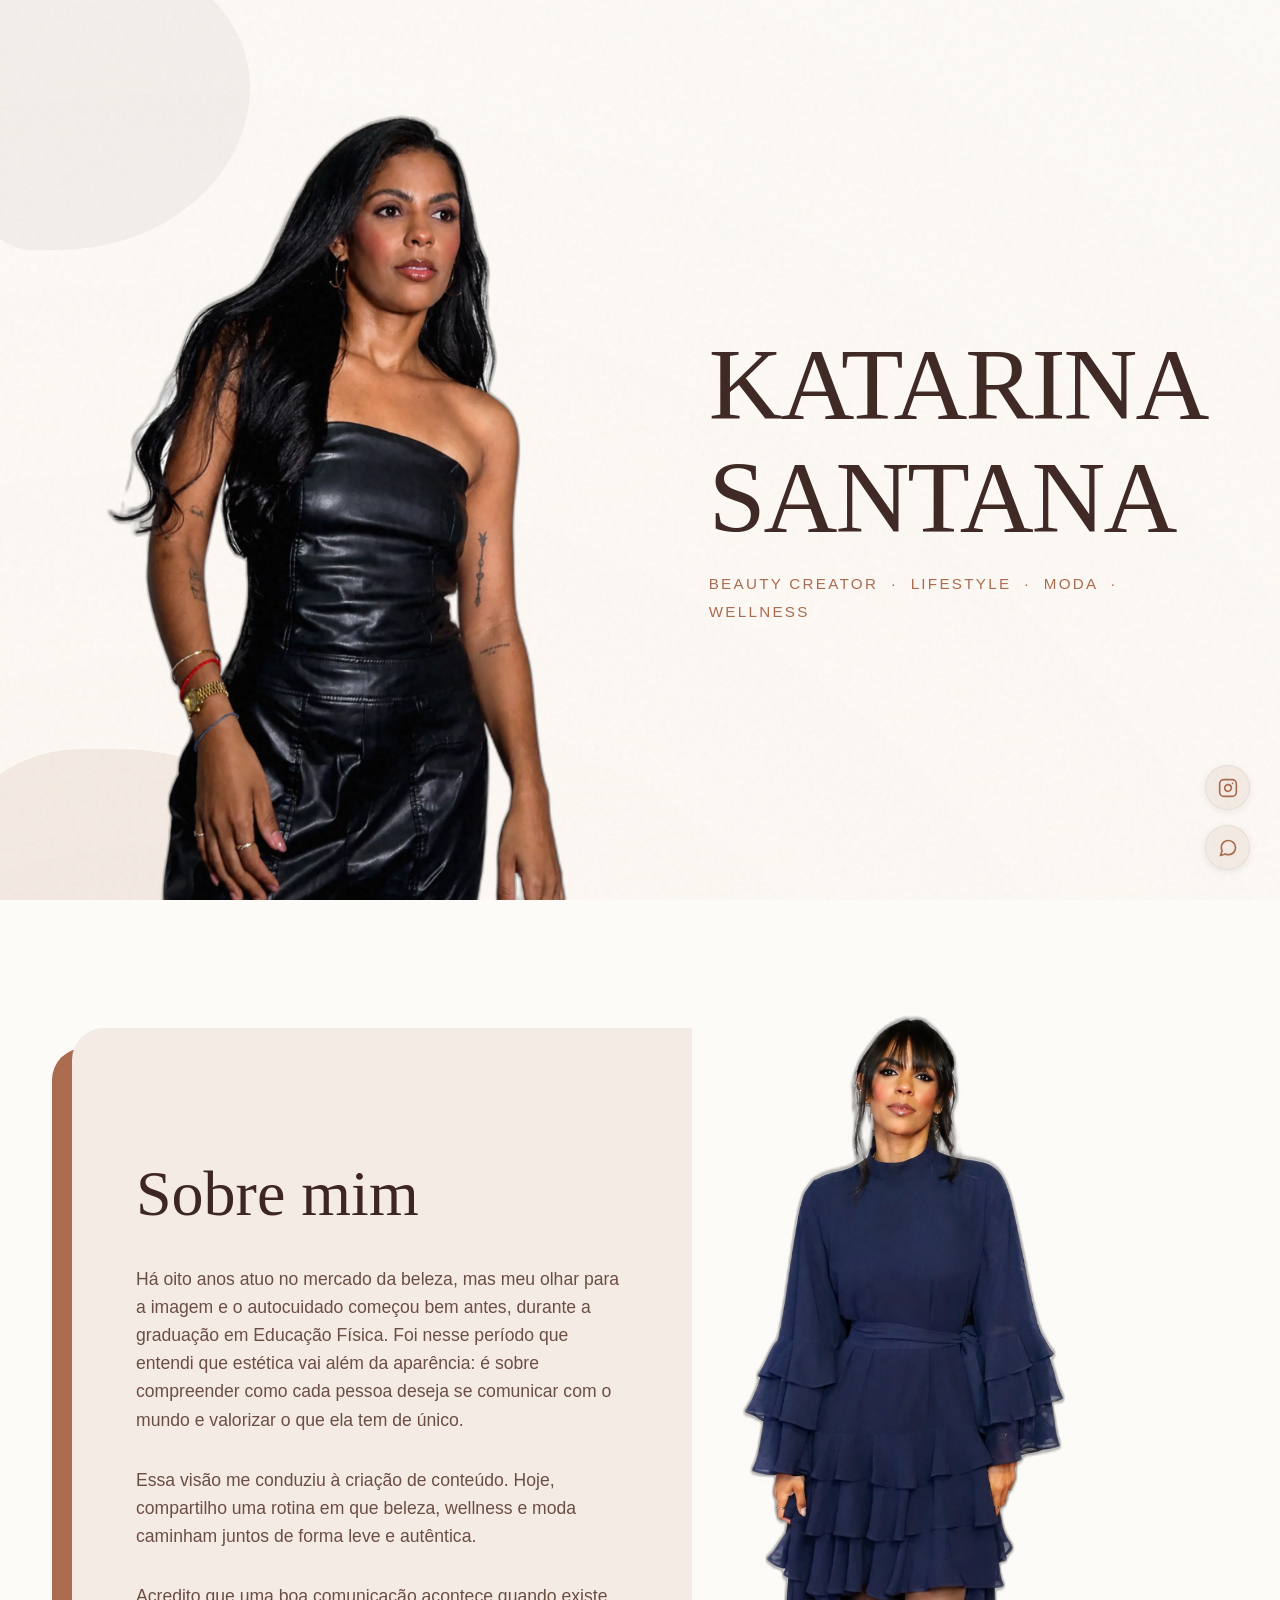
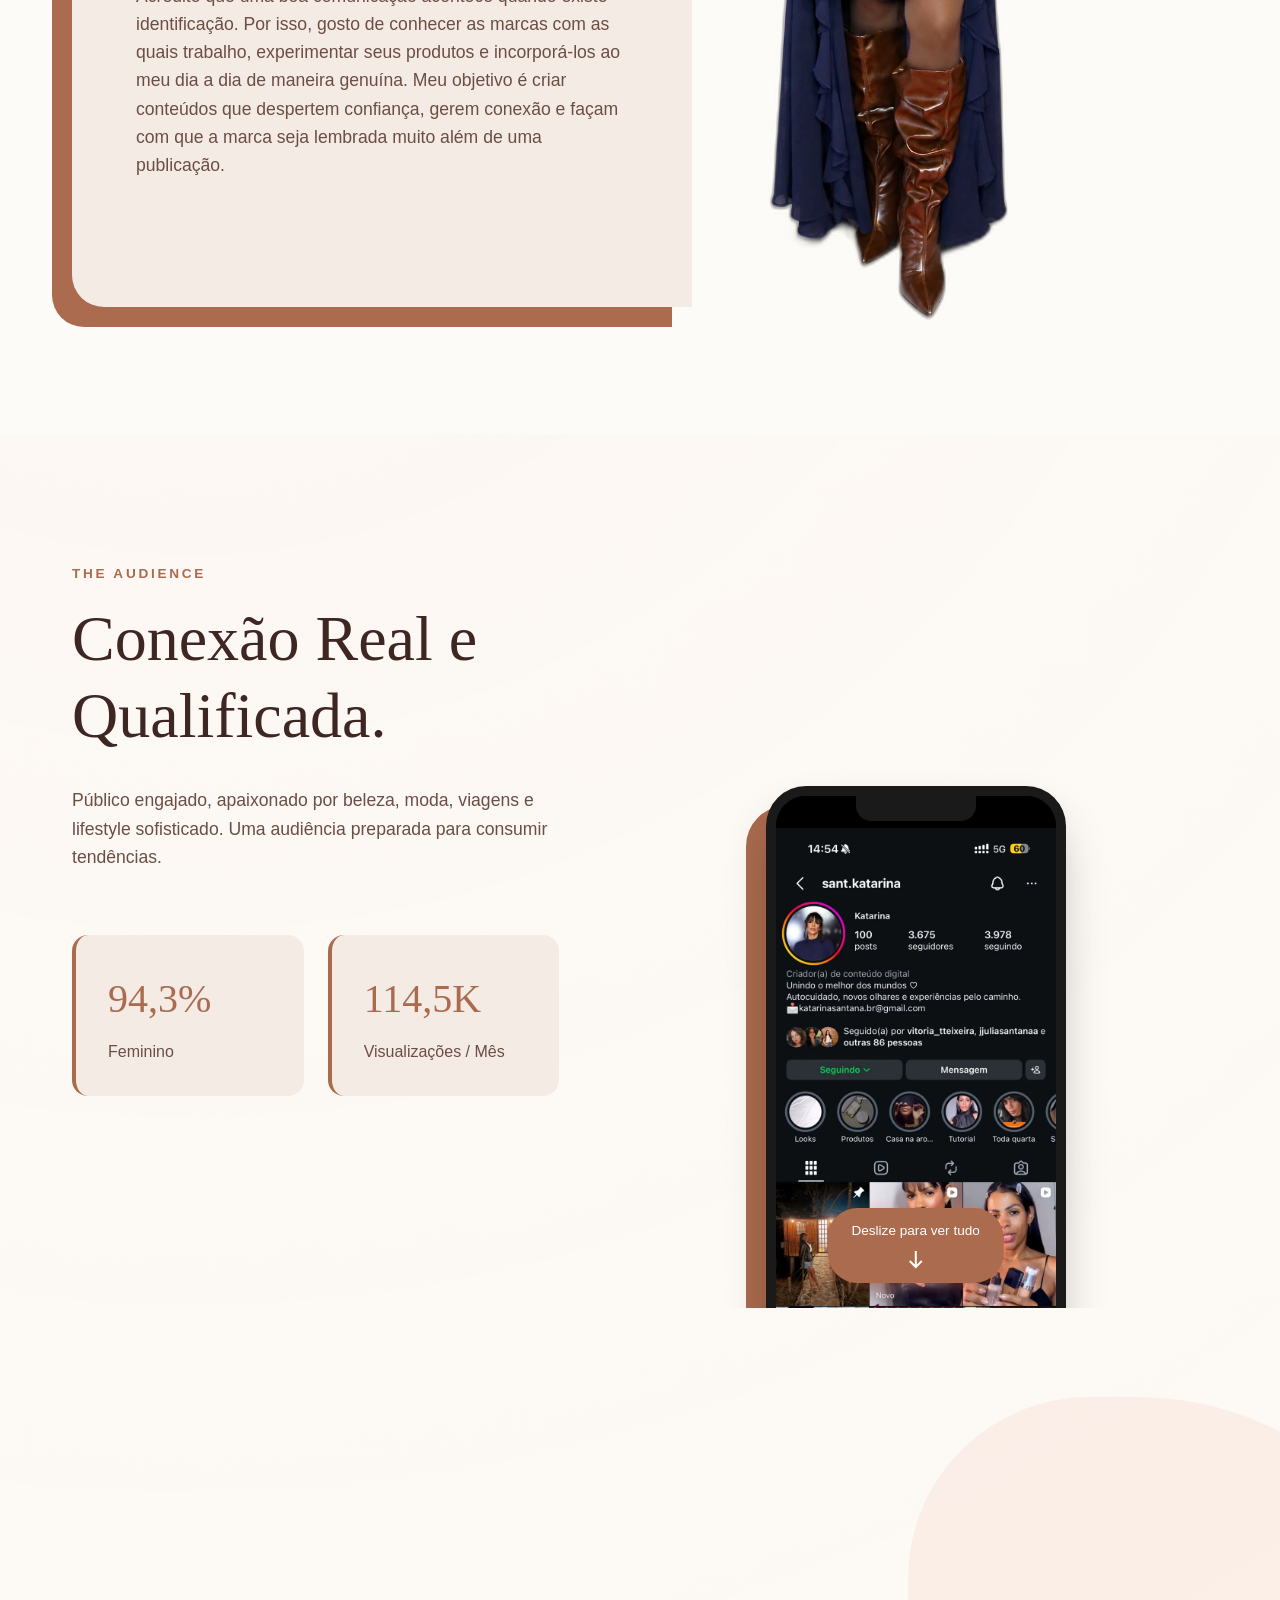
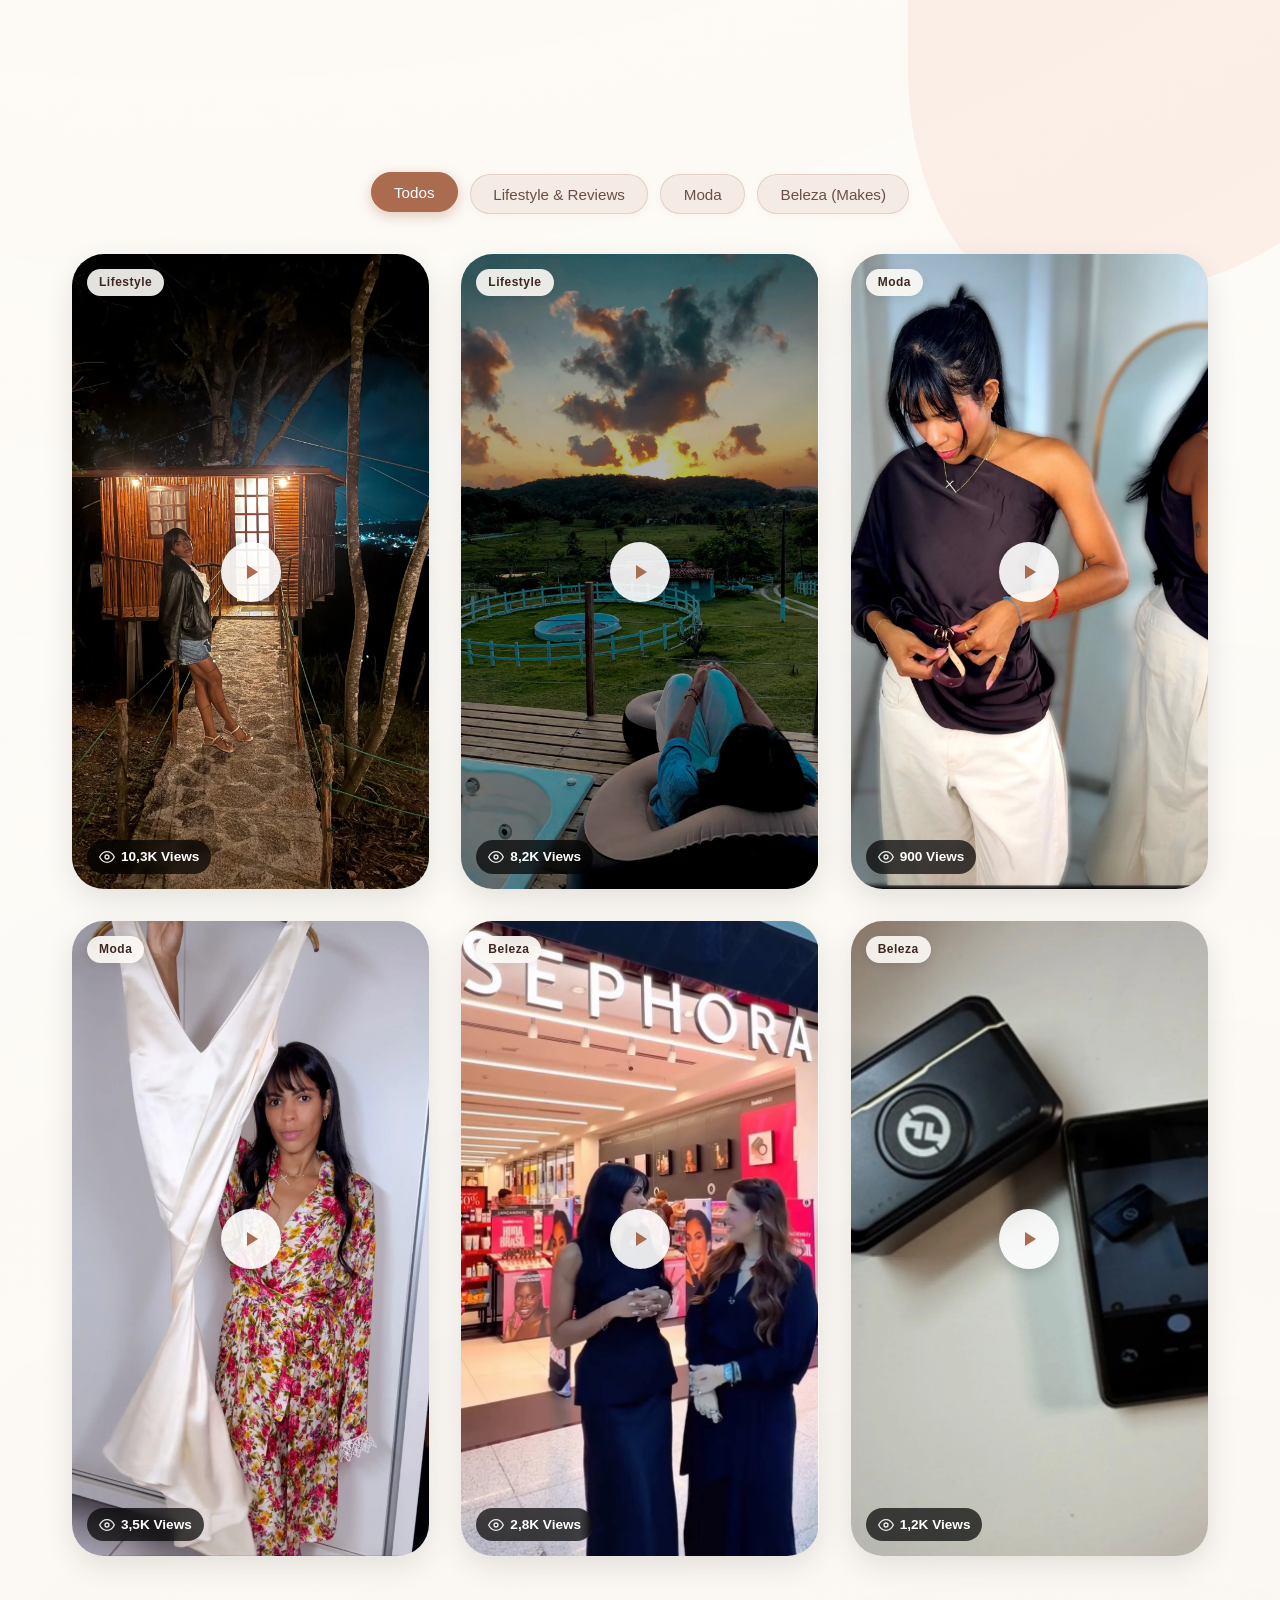
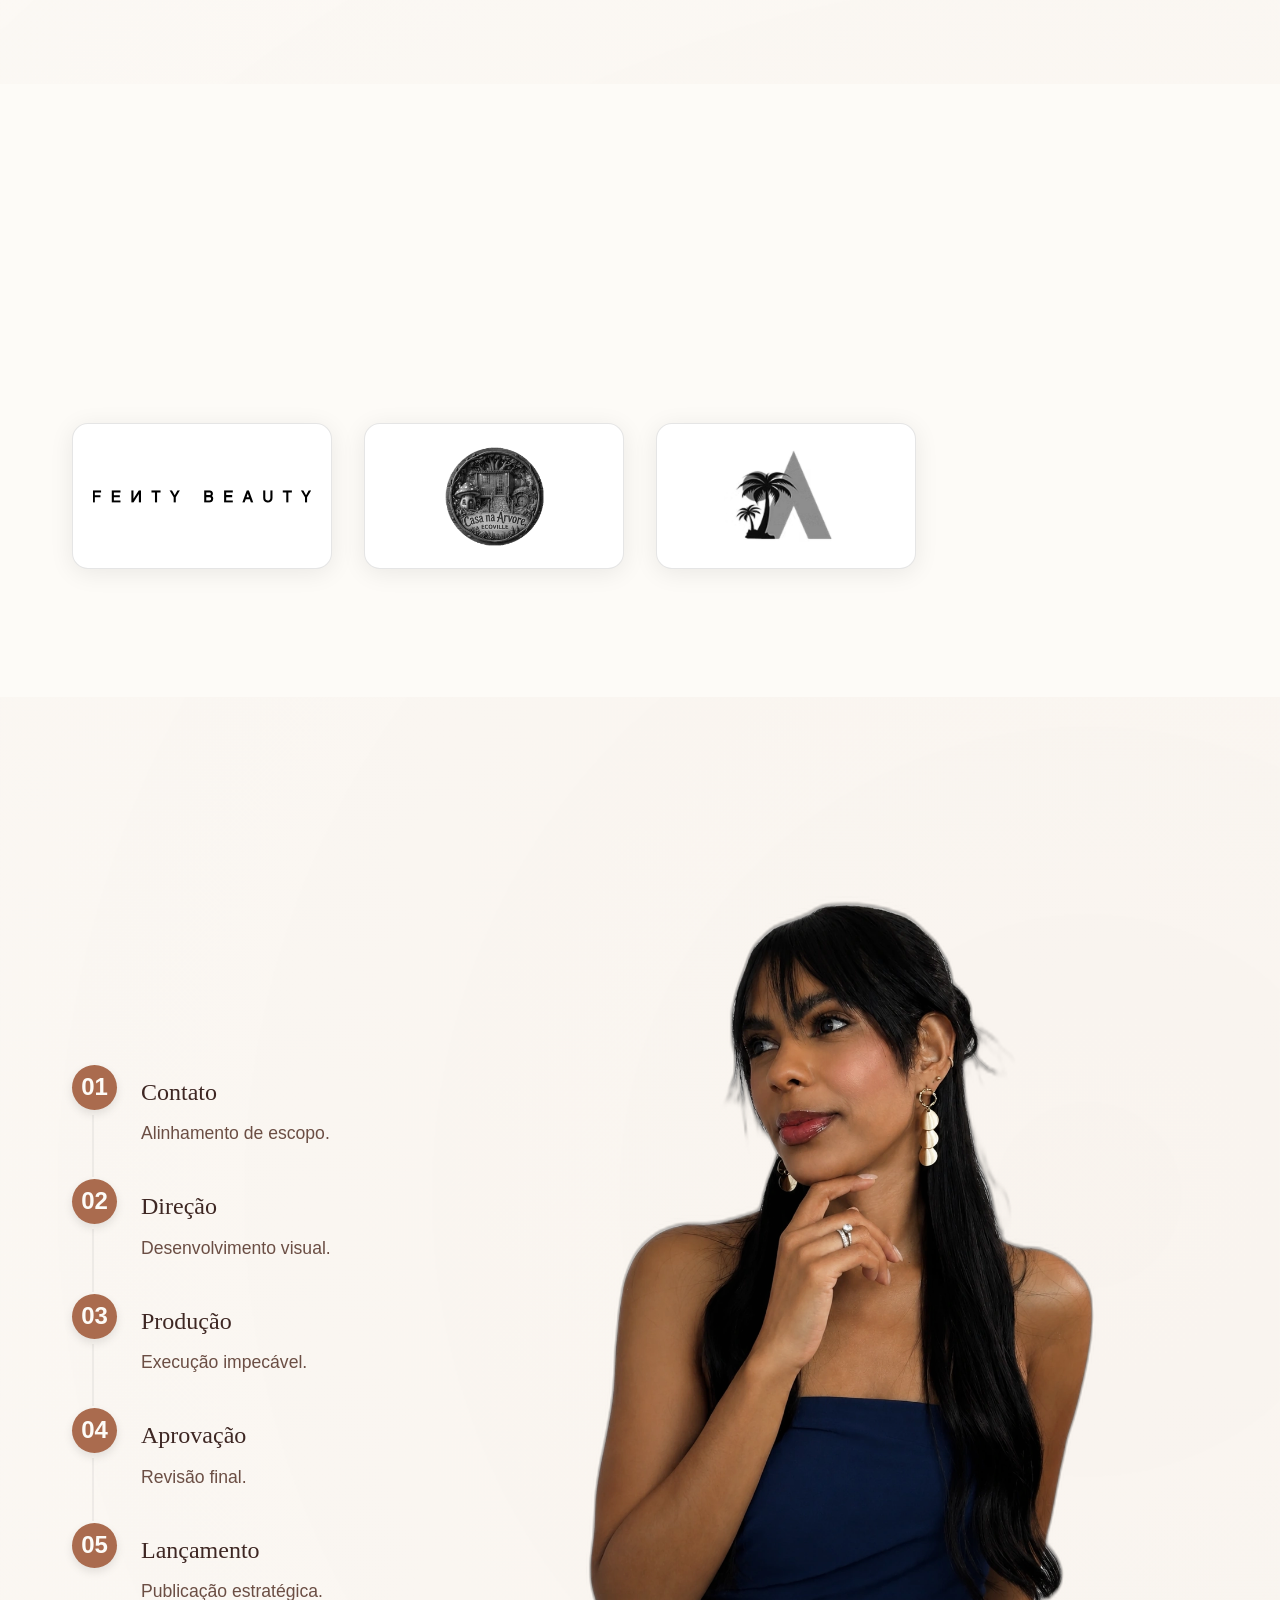
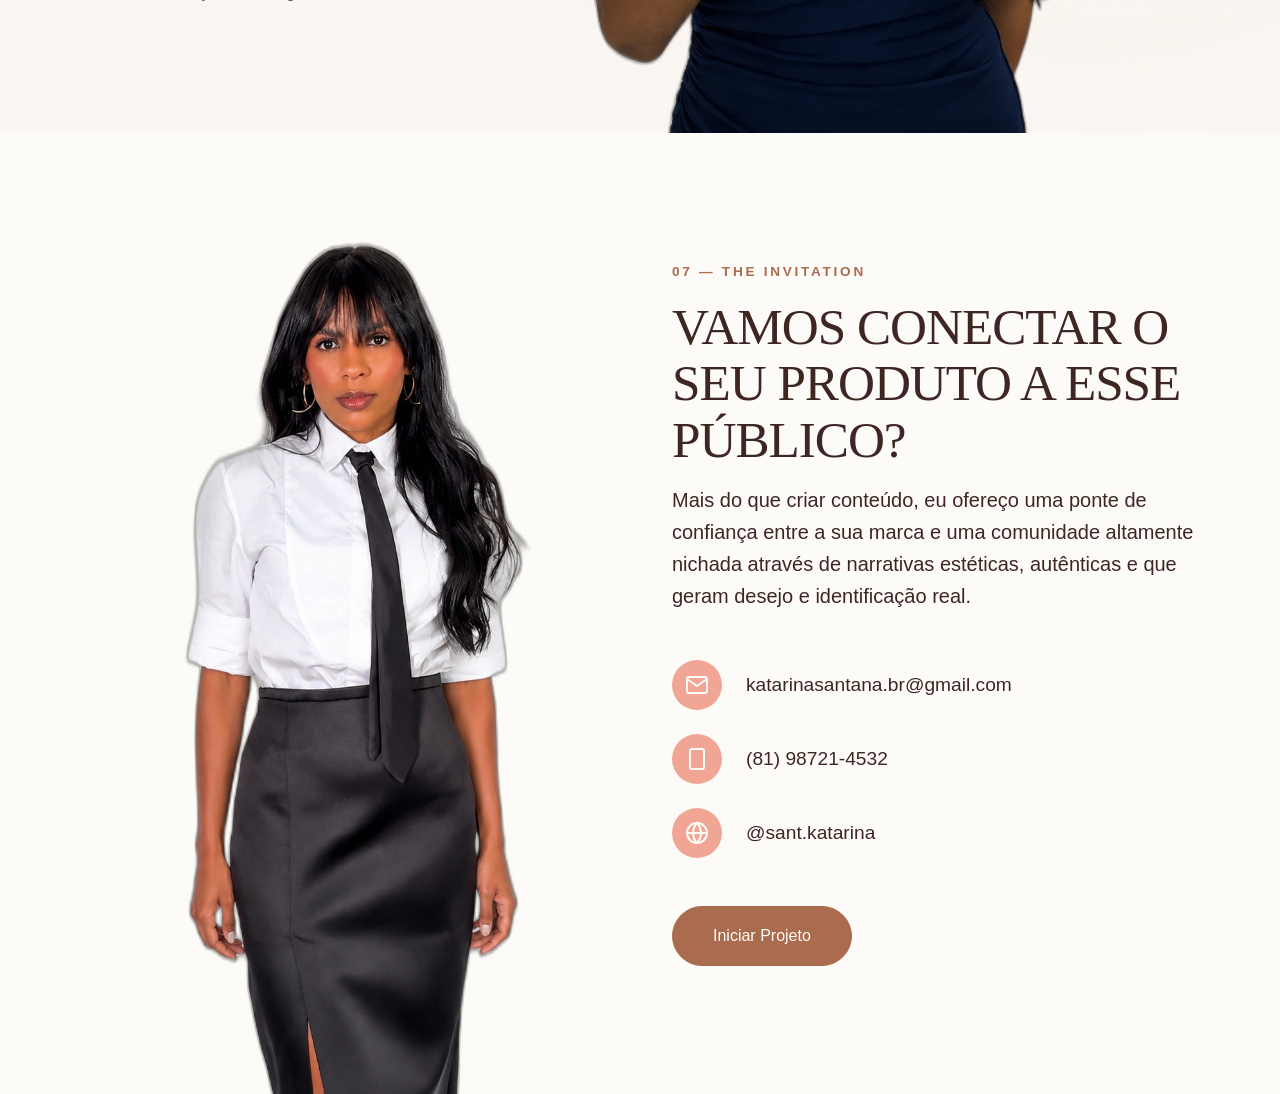
<file: index.html>
<!DOCTYPE html>
<html lang="pt-BR">
<head>
    <meta charset="UTF-8">
    <meta name="viewport" content="width=device-width, initial-scale=1.0">
    <title>Katarina Santana | Mídia Kit Editorial</title>
    
    <!-- Políticas de Segurança (Substitui o .htaccess no GitHub Pages) -->
    <meta http-equiv="Content-Security-Policy" content="default-src 'self'; font-src 'self' https://fonts.gstatic.com; style-src 'self' https://fonts.googleapis.com 'unsafe-inline'; img-src 'self' data: https://katarinasantana.com.br https://tecflowsolucoess.github.io; script-src 'self' 'unsafe-inline';">
    

    <!-- SEO Básico -->
    <meta name="description" content="Mídia Kit de Katarina Santana. Beauty Creator, Lifestyle, Moda e Wellness. Conecte sua marca a um público engajado e qualificado.">
    <meta name="keywords" content="Katarina Santana, Mídia Kit, Influenciadora, Beauty Creator, Lifestyle, Moda, Wellness, Parcerias, Publi">
    <meta name="author" content="Katarina Santana">

    <!-- Open Graph / Redes Sociais (WhatsApp, Instagram, LinkedIn) -->
    <meta property="og:type" content="website">
    <meta property="og:title" content="Katarina Santana | Mídia Kit Oficial">
    <meta property="og:description" content="Descubra o meu universo: Beauty, Lifestyle, Moda e Wellness. Vamos conectar a sua marca ao meu público?">
    <meta property="og:image" content="https://katarinasantana.com.br/assets/images/og-image.jpg?v=2">
    <meta property="og:image:width" content="800">
    <meta property="og:image:height" content="800">
    <meta property="og:url" content="https://katarinasantana.com.br/">
    <meta property="og:site_name" content="Katarina Santana">

    <!-- Favicon -->
    <link rel="icon" type="image/png" href="assets/images/1.webp">
    
    <!-- Google Fonts -->
    <link rel="preconnect" href="https://fonts.googleapis.com">
    <link rel="preconnect" href="https://fonts.gstatic.com" crossorigin>
    <link href="https://fonts.googleapis.com/css2?family=Inter:wght@300;400;500;600&family=Playfair+Display:ital,wght@0,400;0,500;0,600;1,400;1,500&display=swap" rel="stylesheet">
    
    <!-- SEO e Schema Markup -->
    <link rel="canonical" href="https://katarinasantana.com.br/">
    <script type="application/ld+json">
    {
      "@context": "https://schema.org",
      "@type": "Person",
      "name": "Katarina Santana",
      "jobTitle": "Beauty Creator e Influenciadora",
      "url": "https://katarinasantana.com.br/",
      "image": "https://katarinasantana.com.br/assets/images/og-image.jpg",
      "sameAs": [
        "https://instagram.com/sant.katarina"
      ]
    }
    </script>
    
    <!-- Preload LCP Image -->
    <link rel="preload" as="image" href="assets/images/2.webp">

    <!-- CSS -->
    <link rel="stylesheet" href="css/style.css?v=4">
    <link rel="stylesheet" href="css/animations.css?v=2">
    <link rel="stylesheet" href="css/responsive.css?v=2">
</head>
<body>

    <main class="smooth-scroll">
        <!-- Blobs Decorativos de Fundo (Aquarela) -->
        <div class="blob blob-terracota" style="top: 10%; left: -5%; width: 400px; height: 400px;"></div>
        <div class="blob blob-rose" style="top: 40%; right: -10%; width: 500px; height: 500px;"></div>

        <!-- Section 1: The Cover (Hero Editorial) -->
        <section id="hero" class="section-hero">
            <div class="container">
                <div class="hero-grid">
                    <div class="hero-image-col">
                        <img src="assets/images/2.webp" alt="Katarina Santana" class="blend-image">
                    </div>
                    <div class="hero-content">
                        <h1 class="title-display">KATARINA<br>SANTANA<span class="sr-only"> - Beauty Creator e Influenciadora</span></h1>
                        <p class="hero-roles">Beauty Creator &nbsp;·&nbsp; Lifestyle &nbsp;·&nbsp; Moda &nbsp;·&nbsp; Wellness</p>
                    </div>
                </div>
            </div>
        </section>

        <!-- Section 2: Sobre Mim -->
        <section id="sobre" class="section-sobre">
            <div class="container relative">
                <div class="sobre-wrapper">
                    <div class="sobre-card">
                        <h2 class="title-section">Sobre mim</h2>
                        <p class="text-body mb-4">Há oito anos atuo no mercado da beleza, mas meu olhar para a imagem e o autocuidado começou bem antes, durante a graduação em Educação Física. Foi nesse período que entendi que estética vai além da aparência: é sobre compreender como cada pessoa deseja se comunicar com o mundo e valorizar o que ela tem de único.</p>
                        <p class="text-body mb-4">Essa visão me conduziu à criação de conteúdo. Hoje, compartilho uma rotina em que beleza, wellness e moda caminham juntos de forma leve e autêntica.</p>
                        <p class="text-body">Acredito que uma boa comunicação acontece quando existe identificação. Por isso, gosto de conhecer as marcas com as quais trabalho, experimentar seus produtos e incorporá-los ao meu dia a dia de maneira genuína. Meu objetivo é criar conteúdos que despertem confiança, gerem conexão e façam com que a marca seja lembrada muito além de uma publicação.</p>
                    </div>
                    <div class="sobre-image-col">
                        <img src="assets/images/SOBRE MIM.webp" alt="Katarina Santana - Sobre Mim" class="blend-image" loading="lazy">
                    </div>
                </div>
            </div>
        </section>




        <!-- Section 5: The Audience -->
        <section id="audience" class="section-audience section-padding">
            <div class="container">
                <div class="audience-grid">
                    <div class="audience-text">
                        <span class="subtitle">The Audience</span>
                        <h2 class="title-section">Conexão Real e Qualificada.</h2>
                        <p class="text-body mb-8">Público engajado, apaixonado por beleza, moda, viagens e lifestyle sofisticado. Uma audiência preparada para consumir tendências.</p>
                        
                        <div class="demographics-grid">
                            <div class="demo-item">
                                <h4>94,3%</h4>
                                <p>Feminino</p>
                            </div>
                            <div class="demo-item">
                                <h4>114,5K</h4>
                                <p>Visualizações / Mês</p>
                            </div>
                            <div class="demo-item">
                                <h4>96,9%</h4>
                                <p>Público no Brasil</p>
                            </div>
                            <div class="demo-item">
                                <h4>+20,7%</h4>
                                <p>Crescimento de Seguidores</p>
                            </div>
                        </div>
                    </div>
                    
                    <div class="audience-image">
                        <div class="phone-mockup">
                            <div class="phone-scroll-area">
                                <img src="assets/images/metricas 4/01.webp" alt="Métricas do Instagram 1 - Perfil" loading="lazy">
                                <img src="assets/images/metricas 4/02.webp" alt="Métricas do Instagram 2 - Painel Profissional" loading="lazy">
                                <img src="assets/images/metricas 4/03.webp" alt="Métricas do Instagram 3 - Visão Geral" loading="lazy">
                                <img src="assets/images/metricas 4/04.webp" alt="Métricas do Instagram 4 - Visualizações e Conteúdos" loading="lazy">
                                <img src="assets/images/metricas 4/05.webp" alt="Métricas do Instagram 5 - Interações do Perfil" loading="lazy">
                                <img src="assets/images/metricas 4/06.webp" alt="Métricas do Instagram 6 - Seguidores e Gênero" loading="lazy">
                                <img src="assets/images/metricas 4/07.webp" alt="Métricas do Instagram 7 - Faixa Etária e Localização" loading="lazy">
                                <img src="assets/images/metricas 4/08.webp" alt="Métricas do Instagram 8 - Principais Cidades" loading="lazy">
                                <img src="assets/images/metricas 4/09.webp" alt="Métricas do Instagram 9 - Horários de Atividade" loading="lazy">
                            </div>
                        </div>
                        <div class="scroll-hint" id="scrollHint">
                            <span>Deslize para ver tudo</span>
                            <svg width="24" height="24" viewBox="0 0 24 24" fill="none" stroke="currentColor" stroke-width="2"><path d="M12 4v16M18 14l-6 6-6-6"/></svg>
                        </div>
                    </div>
                </div>
            </div>
        </section>

        <!-- Section 6: Video Showcase (Vitrine) -->
        <section id="showcase" class="section-showcase section-padding">
            <div class="blob blob-brown" style="top: -50px; left: -50px; width: 300px; height: 300px;"></div>
            
            <div class="container relative">
                <div class="showcase-header text-center mb-8">
                    <span class="subtitle">05 — Portfólio</span>
                    <h2 class="title-section">Criatividade em Ação</h2>
                </div>

                <!-- Filtros por Categoria -->
                <div class="video-categories-filter">
                    <button type="button" class="video-filter-btn active" data-filter="all">Todos</button>
                    <button type="button" class="video-filter-btn" data-filter="lifestyle">Lifestyle & Reviews</button>
                    <button type="button" class="video-filter-btn" data-filter="moda">Moda</button>
                    <button type="button" class="video-filter-btn" data-filter="beleza">Beleza (Makes)</button>
                </div>
                
                <div class="video-grid">
                    <!-- Lifestyle 1 -->
                    <a href="https://www.instagram.com/reel/Ddtx8dws-pl/" target="_blank" rel="noopener noreferrer" class="video-item" data-category="lifestyle" id="video_lifestyle_1">
                        <div class="video-cover">
                            <span class="video-category-tag">Lifestyle</span>
                            <video src="assets/videos/LIFESTYLE 1/video.mp4" poster="assets/videos/LIFESTYLE 1/poster.webp" loop muted playsinline preload="none" class="video-preview"></video>
                            <div class="video-metric">
                                <svg width="16" height="16" viewBox="0 0 24 24" fill="none" stroke="currentColor" stroke-width="2"><path d="M1 12s4-8 11-8 11 8 11 8-4 8-11 8-11-8-11-8z"/><circle cx="12" cy="12" r="3"/></svg>
                                <span>10,3K Views</span>
                            </div>
                            <div class="play-button">
                                <svg width="24" height="24" viewBox="0 0 24 24" fill="currentColor"><path d="M8 5v14l11-7z"/></svg>
                            </div>
                        </div>
                    </a>
                    
                    <!-- Lifestyle 2 -->
                    <a href="https://www.instagram.com/reel/DdJ1GYVMNGf/" target="_blank" rel="noopener noreferrer" class="video-item" data-category="lifestyle" id="video_lifestyle_2">
                        <div class="video-cover">
                            <span class="video-category-tag">Lifestyle</span>
                            <video src="assets/videos/LIFESTYLE 2/video.mp4" poster="assets/videos/LIFESTYLE 2/poster.webp" loop muted playsinline preload="none" class="video-preview"></video>
                            <div class="video-metric">
                                <svg width="16" height="16" viewBox="0 0 24 24" fill="none" stroke="currentColor" stroke-width="2"><path d="M1 12s4-8 11-8 11 8 11 8-4 8-11 8-11-8-11-8z"/><circle cx="12" cy="12" r="3"/></svg>
                                <span>8,2K Views</span>
                            </div>
                            <div class="play-button">
                                <svg width="24" height="24" viewBox="0 0 24 24" fill="currentColor"><path d="M8 5v14l11-7z"/></svg>
                            </div>
                        </div>
                    </a>
                    
                    <!-- Moda 1 -->
                    <a href="https://www.instagram.com/reel/DeFFiU1Mlp3/" target="_blank" rel="noopener noreferrer" class="video-item" data-category="moda" id="video_moda_1">
                        <div class="video-cover">
                            <span class="video-category-tag">Moda</span>
                            <video src="assets/videos/MODA 1/video.mp4" poster="assets/videos/MODA 1/poster.webp" loop muted playsinline preload="none" class="video-preview"></video>
                            <div class="video-metric">
                                <svg width="16" height="16" viewBox="0 0 24 24" fill="none" stroke="currentColor" stroke-width="2"><path d="M1 12s4-8 11-8 11 8 11 8-4 8-11 8-11-8-11-8z"/><circle cx="12" cy="12" r="3"/></svg>
                                <span>900 Views</span>
                            </div>
                            <div class="play-button">
                                <svg width="24" height="24" viewBox="0 0 24 24" fill="currentColor"><path d="M8 5v14l11-7z"/></svg>
                            </div>
                        </div>
                    </a>
                    
                    <!-- Moda 2 -->
                    <a href="https://www.instagram.com/reel/Dcblg5csuNy/" target="_blank" rel="noopener noreferrer" class="video-item" data-category="moda" id="video_moda_2">
                        <div class="video-cover">
                            <span class="video-category-tag">Moda</span>
                            <video src="assets/videos/MODA 2/video.mp4" poster="assets/videos/MODA 2/poster.webp" loop muted playsinline preload="none" class="video-preview"></video>
                            <div class="video-metric">
                                <svg width="16" height="16" viewBox="0 0 24 24" fill="none" stroke="currentColor" stroke-width="2"><path d="M1 12s4-8 11-8 11 8 11 8-4 8-11 8-11-8-11-8z"/><circle cx="12" cy="12" r="3"/></svg>
                                <span>3,5K Views</span>
                            </div>
                            <div class="play-button">
                                <svg width="24" height="24" viewBox="0 0 24 24" fill="currentColor"><path d="M8 5v14l11-7z"/></svg>
                            </div>
                        </div>
                    </a>

                    <!-- Beleza 1 -->
                    <a href="https://www.instagram.com/reel/Ddjn0jeMHHy/" target="_blank" rel="noopener noreferrer" class="video-item" data-category="beleza" id="video_beleza_1">
                        <div class="video-cover">
                            <span class="video-category-tag">Beleza</span>
                            <video src="assets/videos/BELEZA 1/video.mp4" poster="assets/videos/BELEZA 1/poster.webp" loop muted playsinline preload="none" class="video-preview"></video>
                            <div class="video-metric">
                                <svg width="16" height="16" viewBox="0 0 24 24" fill="none" stroke="currentColor" stroke-width="2"><path d="M1 12s4-8 11-8 11 8 11 8-4 8-11 8-11-8-11-8z"/><circle cx="12" cy="12" r="3"/></svg>
                                <span>2,8K Views</span>
                            </div>
                            <div class="play-button">
                                <svg width="24" height="24" viewBox="0 0 24 24" fill="currentColor"><path d="M8 5v14l11-7z"/></svg>
                            </div>
                        </div>
                    </a>

                    <!-- Beleza 2 -->
                    <a href="https://www.instagram.com/reel/DcrFepaM_Fv/" target="_blank" rel="noopener noreferrer" class="video-item" data-category="beleza" id="video_beleza_2">
                        <div class="video-cover">
                            <span class="video-category-tag">Beleza</span>
                            <video src="assets/videos/BELEZA 2/video.mp4" poster="assets/videos/BELEZA 2/poster.webp" loop muted playsinline preload="none" class="video-preview"></video>
                            <div class="video-metric">
                                <svg width="16" height="16" viewBox="0 0 24 24" fill="none" stroke="currentColor" stroke-width="2"><path d="M1 12s4-8 11-8 11 8 11 8-4 8-11 8-11-8-11-8z"/><circle cx="12" cy="12" r="3"/></svg>
                                <span>1,2K Views</span>
                            </div>
                            <div class="play-button">
                                <svg width="24" height="24" viewBox="0 0 24 24" fill="currentColor"><path d="M8 5v14l11-7z"/></svg>
                            </div>
                        </div>
                    </a>
                </div>
                

            </div>
        </section>

        <!-- Section 6.5: Marcas -->
        <section id="brands" class="section-brands section-padding">
            <div class="container relative">
                <div class="brands-header text-center mb-8">
                    <span class="subtitle">06 — Marcas</span>
                    <h2 class="title-section">Marcas Parceiras</h2>
                </div>
                
                <div class="brands-grid mt-8">
                    <!-- Fenty Beauty -->
                    <div class="brand-item" onclick="openFentyModal()">
                        <div class="brand-logo-container">
                            <img src="assets/images/brands/fenty.svg" alt="Fenty Beauty" class="brand-logo">
                        </div>
                        <div class="brand-hover-overlay">
                            <span>Ver Campanhas</span>
                            <svg width="20" height="20" viewBox="0 0 24 24" fill="none" stroke="currentColor" stroke-width="2"><path d="M5 12h14M12 5l7 7-7 7"/></svg>
                        </div>
                    </div>

                    <!-- Casa na Árvore Ecoville -->
                    <div class="brand-item" onclick="openCasaNaArvoreModal()">
                        <div class="brand-logo-container">
                            <img src="assets/images/brands/casanaarvore.webp" alt="Casa na Árvore Ecoville" class="brand-logo" style="max-height: 85px;">
                        </div>
                        <div class="brand-hover-overlay">
                            <span>Ver Campanhas</span>
                            <svg width="20" height="20" viewBox="0 0 24 24" fill="none" stroke="currentColor" stroke-width="2"><path d="M5 12h14M12 5l7 7-7 7"/></svg>
                        </div>
                    </div>

                    <!-- Rancho Navarro -->
                    <div class="brand-item" onclick="openRanchoNavarroModal()">
                        <div class="brand-logo-container">
                            <img src="assets/images/brands/ranchonavarro.webp" alt="Rancho Navarro" class="brand-logo" style="max-height: 80px;">
                        </div>
                        <div class="brand-hover-overlay">
                            <span>Ver Campanhas</span>
                            <svg width="20" height="20" viewBox="0 0 24 24" fill="none" stroke="currentColor" stroke-width="2"><path d="M5 12h14M12 5l7 7-7 7"/></svg>
                        </div>
                    </div>
                </div>
            </div>
        </section>

        <!-- Section 7: The Process -->
        <section id="process" class="section-process section-padding" style="background-color: var(--clr-bg-alt);">
            <div class="container">
                <div class="process-grid">
                    <div class="process-image-wrapper">
                        <img src="assets/images/04 — The Process.webp" alt="A Jornada de Criação" class="blend-image" loading="lazy">
                    </div>
                    <div class="process-content">
                        <span class="subtitle">04 — The Process</span>
                        <h2 class="title-section" style="margin-bottom: 3rem;">A Jornada de Criação</h2>
                        <div class="process-steps-vertical">
                            <div class="step-item-vert">
                                <span class="step-number">01</span>
                                <div class="step-text">
                                    <h4 class="step-title">Contato</h4>
                                    <p class="step-desc">Alinhamento de escopo.</p>
                                </div>
                            </div>
                            <div class="step-item-vert">
                                <span class="step-number">02</span>
                                <div class="step-text">
                                    <h4 class="step-title">Direção</h4>
                                    <p class="step-desc">Desenvolvimento visual.</p>
                                </div>
                            </div>
                            <div class="step-item-vert">
                                <span class="step-number">03</span>
                                <div class="step-text">
                                    <h4 class="step-title">Produção</h4>
                                    <p class="step-desc">Execução impecável.</p>
                                </div>
                            </div>
                            <div class="step-item-vert">
                                <span class="step-number">04</span>
                                <div class="step-text">
                                    <h4 class="step-title">Aprovação</h4>
                                    <p class="step-desc">Revisão final.</p>
                                </div>
                            </div>
                            <div class="step-item-vert">
                                <span class="step-number">05</span>
                                <div class="step-text">
                                    <h4 class="step-title">Lançamento</h4>
                                    <p class="step-desc">Publicação estratégica.</p>
                                </div>
                            </div>
                        </div>
                    </div>
                </div>
            </div>
        </section>

        <!-- Section 8: The Invitation (Contato) -->
        <section id="cta" class="section-cta">
            <div class="container">
                <div class="cta-grid">
                    <div class="cta-image-wrapper">
                        <img src="assets/images/07 — The Invitation.webp" alt="Vamos Conectar" class="blend-image" loading="lazy">
                    </div>
                    <div class="cta-text">
                        <span class="subtitle">07 — The Invitation</span>
                        <h2 class="title-display" style="font-size: clamp(2rem, 4vw, 3.2rem); line-height: 1.1; margin-bottom: 1rem;">VAMOS CONECTAR O SEU PRODUTO A ESSE PÚBLICO?</h2>
                        <p class="text-body" style="font-size: 1.25rem; color: var(--clr-text-main); margin-bottom: 2rem;">Mais do que criar conteúdo, eu ofereço uma ponte de confiança entre a sua marca e uma comunidade altamente nichada através de narrativas estéticas, autênticas e que geram desejo e identificação real.</p>
                        
                        <div class="contact-info">
                            <a href="mailto:katarinasantana.br@gmail.com" class="contact-item">
                                <div class="contact-icon">
                                    <svg width="24" height="24" viewBox="0 0 24 24" fill="none" stroke="currentColor" stroke-width="2"><path d="M4 4h16c1.1 0 2 .9 2 2v12c0 1.1-.9 2-2 2H4c-1.1 0-2-.9-2-2V6c0-1.1.9-2 2-2z"></path><polyline points="22,6 12,13 2,6"></polyline></svg>
                                </div>
                                <span>katarinasantana.br@gmail.com</span>
                            </a>
                            <a href="https://wa.me/5581987214532" target="_blank" rel="noopener noreferrer" class="contact-item">
                                <div class="contact-icon">
                                    <svg width="24" height="24" viewBox="0 0 24 24" fill="none" stroke="currentColor" stroke-width="2"><rect x="5" y="2" width="14" height="20" rx="2" ry="2"></rect><line x1="12" y1="18" x2="12.01" y2="18"></line></svg>
                                </div>
                                <span>(81) 98721-4532</span>
                            </a>
                            <a href="https://instagram.com/sant.katarina" target="_blank" rel="noopener noreferrer" class="contact-item">
                                <div class="contact-icon">
                                    <svg width="24" height="24" viewBox="0 0 24 24" fill="none" stroke="currentColor" stroke-width="2"><circle cx="12" cy="12" r="10"></circle><line x1="2" y1="12" x2="22" y2="12"></line><path d="M12 2a15.3 15.3 0 0 1 4 10 15.3 15.3 0 0 1-4 10 15.3 15.3 0 0 1-4-10 15.3 15.3 0 0 1 4-10z"></path></svg>
                                </div>
                                <span>@sant.katarina</span>
                            </a>
                        </div>
                        
                        <div style="margin-top: 3rem;">
                            <a href="https://wa.me/5581987214532" target="_blank" rel="noopener noreferrer" class="btn-primary">Iniciar Projeto</a>
                        </div>
                    </div>
                </div>
            </div>
    </section>
    
        <!-- Floating Action Buttons -->
        <div class="floating-buttons">
            <a href="https://instagram.com/sant.katarina" target="_blank" rel="noopener noreferrer" class="float-btn float-ig" aria-label="Instagram">
                <svg width="24" height="24" viewBox="0 0 24 24" fill="none" stroke="currentColor" stroke-width="2" stroke-linecap="round" stroke-linejoin="round"><rect x="2" y="2" width="20" height="20" rx="5" ry="5"></rect><path d="M16 11.37A4 4 0 1 1 12.63 8 4 4 0 0 1 16 11.37z"></path><line x1="17.5" y1="6.5" x2="17.51" y2="6.5"></line></svg>
            </a>
            <a href="https://wa.me/5581987214532" target="_blank" rel="noopener noreferrer" class="float-btn float-wa" aria-label="WhatsApp">
                <svg width="28" height="28" viewBox="0 0 24 24" fill="none" stroke="currentColor" stroke-width="2" stroke-linecap="round" stroke-linejoin="round"><path d="M21 11.5a8.38 8.38 0 0 1-.9 3.8 8.5 8.5 0 0 1-7.6 4.7 8.38 8.38 0 0 1-3.8-.9L3 21l1.9-5.7a8.38 8.38 0 0 1-.9-3.8 8.5 8.5 0 0 1 4.7-7.6 8.38 8.38 0 0 1 3.8-.9h.5a8.48 8.48 0 0 1 8 8v.5z"></path></svg>
            </a>
        </div>
    </main>

    <!-- Fenty Beauty Video Modal -->
    <div id="fentyModal" class="custom-modal">
        <div class="modal-backdrop" onclick="closeFentyModal()"></div>
        <div class="modal-content-wrapper">
            <button class="modal-close" onclick="closeFentyModal()" aria-label="Fechar">
                <svg width="24" height="24" viewBox="0 0 24 24" fill="none" stroke="currentColor" stroke-width="2"><line x1="18" y1="6" x2="6" y2="18"></line><line x1="6" y1="6" x2="18" y2="18"></line></svg>
            </button>
            <div class="modal-header">
                <img src="assets/images/brands/fenty.svg" alt="Fenty Beauty" style="height: 45px; margin: 0 auto 10px; display: block; filter: invert(0);">
                <p>Campanhas e Testes de Produtos</p>
            </div>
            <div class="modal-videos-grid">
                <div class="modal-video-box" style="position: relative;">
                    <video id="fentyVideo1" src="assets/videos/FENTY/FENTY1.mp4" loop muted playsinline controls preload="none"></video>
                    <a href="https://www.instagram.com/reels/DYvPIgLsuli/" target="_blank" rel="noopener noreferrer" style="position: absolute; top: 15px; right: 15px; background: rgba(0,0,0,0.7); color: white; padding: 6px 12px; border-radius: 20px; font-size: 12px; text-decoration: none; display: flex; align-items: center; gap: 6px; backdrop-filter: blur(4px); transition: all 0.3s ease;" onmouseover="this.style.background='rgba(0,0,0,0.9)'" onmouseout="this.style.background='rgba(0,0,0,0.7)'">
                        <svg width="14" height="14" viewBox="0 0 24 24" fill="none" stroke="currentColor" stroke-width="2" stroke-linecap="round" stroke-linejoin="round"><rect x="2" y="2" width="20" height="20" rx="5" ry="5"></rect><path d="M16 11.37A4 4 0 1 1 12.63 8 4 4 0 0 1 16 11.37z"></path><line x1="17.5" y1="6.5" x2="17.51" y2="6.5"></line></svg>
                        Ver no Reels
                    </a>
                </div>
                <div class="modal-video-box" style="position: relative;">
                    <video id="fentyVideo2" src="assets/videos/FENTY/FENTY2.mp4" loop muted playsinline controls preload="none"></video>
                    <a href="https://www.instagram.com/reels/DMthfwnuOGy/" target="_blank" rel="noopener noreferrer" style="position: absolute; top: 15px; right: 15px; background: rgba(0,0,0,0.7); color: white; padding: 6px 12px; border-radius: 20px; font-size: 12px; text-decoration: none; display: flex; align-items: center; gap: 6px; backdrop-filter: blur(4px); transition: all 0.3s ease;" onmouseover="this.style.background='rgba(0,0,0,0.9)'" onmouseout="this.style.background='rgba(0,0,0,0.7)'">
                        <svg width="14" height="14" viewBox="0 0 24 24" fill="none" stroke="currentColor" stroke-width="2" stroke-linecap="round" stroke-linejoin="round"><rect x="2" y="2" width="20" height="20" rx="5" ry="5"></rect><path d="M16 11.37A4 4 0 1 1 12.63 8 4 4 0 0 1 16 11.37z"></path><line x1="17.5" y1="6.5" x2="17.51" y2="6.5"></line></svg>
                        Ver no Reels
                    </a>
                </div>
            </div>
            <div class="modal-controls">
                <button id="unmuteVideosBtn" class="btn-primary" onclick="toggleMuteFentyVideos()">Ativar Som</button>
            </div>
        </div>
    </div>

    <!-- Casa na Árvore Ecoville Video Modal -->
    <div id="casaNaArvoreModal" class="custom-modal">
        <div class="modal-backdrop" onclick="closeCasaNaArvoreModal()"></div>
        <div class="modal-content-wrapper">
            <button class="modal-close" onclick="closeCasaNaArvoreModal()" aria-label="Fechar">
                <svg width="24" height="24" viewBox="0 0 24 24" fill="none" stroke="currentColor" stroke-width="2"><line x1="18" y1="6" x2="6" y2="18"></line><line x1="6" y1="6" x2="18" y2="18"></line></svg>
            </button>
            <div class="modal-header">
                <img src="assets/images/brands/casanaarvore.webp" alt="Casa na Árvore Ecoville" style="height: 60px; margin: 0 auto 10px; display: block; border-radius: 50%;">
                <h3 style="font-family: var(--font-heading); color: var(--clr-text-main); font-size: 1.5rem; margin-bottom: 4px;">Casa na Árvore Ecoville</h3>
                <p>Experiência e Parceria em Lifestyle</p>
            </div>
            <div class="modal-videos-grid" style="grid-template-columns: minmax(280px, 420px); justify-content: center;">
                <div class="modal-video-box" style="position: relative;">
                    <video id="casaNaArvoreVideo" src="assets/videos/LIFESTYLE 1/video.mp4" poster="assets/videos/LIFESTYLE 1/poster.webp" loop muted playsinline controls preload="none"></video>
                    <a href="https://www.instagram.com/reel/Ddtx8dws-pl/" target="_blank" rel="noopener noreferrer" style="position: absolute; top: 15px; right: 15px; background: rgba(0,0,0,0.7); color: white; padding: 6px 12px; border-radius: 20px; font-size: 12px; text-decoration: none; display: flex; align-items: center; gap: 6px; backdrop-filter: blur(4px); transition: all 0.3s ease;">
                        <svg width="14" height="14" viewBox="0 0 24 24" fill="none" stroke="currentColor" stroke-width="2" stroke-linecap="round" stroke-linejoin="round"><rect x="2" y="2" width="20" height="20" rx="5" ry="5"></rect><path d="M16 11.37A4 4 0 1 1 12.63 8 4 4 0 0 1 16 11.37z"></path><line x1="17.5" y1="6.5" x2="17.51" y2="6.5"></line></svg>
                        Ver no Reels
                    </a>
                </div>
            </div>
            <div class="modal-controls">
                <button id="unmuteCasaNaArvoreBtn" class="btn-primary" onclick="toggleMuteCasaNaArvoreVideo()">Ativar Som</button>
            </div>
        </div>
    </div>

    <!-- Rancho Navarro Video Modal -->
    <div id="ranchoNavarroModal" class="custom-modal">
        <div class="modal-backdrop" onclick="closeRanchoNavarroModal()"></div>
        <div class="modal-content-wrapper">
            <button class="modal-close" onclick="closeRanchoNavarroModal()" aria-label="Fechar">
                <svg width="24" height="24" viewBox="0 0 24 24" fill="none" stroke="currentColor" stroke-width="2"><line x1="18" y1="6" x2="6" y2="18"></line><line x1="6" y1="6" x2="18" y2="18"></line></svg>
            </button>
            <div class="modal-header">
                <img src="assets/images/brands/ranchonavarro.webp" alt="Rancho Navarro" style="height: 55px; margin: 0 auto 10px; display: block;">
                <h3 style="font-family: var(--font-heading); color: var(--clr-text-main); font-size: 1.5rem; margin-bottom: 4px;">Rancho Navarro</h3>
                <p>Experiência e Parceria em Lifestyle</p>
            </div>
            <div class="modal-videos-grid" style="grid-template-columns: minmax(280px, 420px); justify-content: center;">
                <div class="modal-video-box" style="position: relative;">
                    <video id="ranchoNavarroVideo" src="assets/videos/LIFESTYLE 2/video.mp4" poster="assets/videos/LIFESTYLE 2/poster.webp" loop muted playsinline controls preload="none"></video>
                    <a href="https://www.instagram.com/reel/DdJ1GYVMNGf/" target="_blank" rel="noopener noreferrer" style="position: absolute; top: 15px; right: 15px; background: rgba(0,0,0,0.7); color: white; padding: 6px 12px; border-radius: 20px; font-size: 12px; text-decoration: none; display: flex; align-items: center; gap: 6px; backdrop-filter: blur(4px); transition: all 0.3s ease;">
                        <svg width="14" height="14" viewBox="0 0 24 24" fill="none" stroke="currentColor" stroke-width="2" stroke-linecap="round" stroke-linejoin="round"><rect x="2" y="2" width="20" height="20" rx="5" ry="5"></rect><path d="M16 11.37A4 4 0 1 1 12.63 8 4 4 0 0 1 16 11.37z"></path><line x1="17.5" y1="6.5" x2="17.51" y2="6.5"></line></svg>
                        Ver no Reels
                    </a>
                </div>
            </div>
            <div class="modal-controls">
                <button id="unmuteRanchoNavarroBtn" class="btn-primary" onclick="toggleMuteRanchoNavarroVideo()">Ativar Som</button>
            </div>
        </div>
    </div>

    <!-- Scripts -->
    <script src="js/main.js?v=4"></script>
    <script src="js/animations.js?v=2"></script>
    <script src="js/gallery.js?v=2"></script>
</body>
</html>
</file>
<file: css/style.css>
/* ==========================================================================
   Base & Reset
   ========================================================================== */
:root {
    /* Cores principais baseadas no PDF (Terracota, Marrom Escuro, Bege, RosÃ©) */
    --clr-bg-main: #FDFBF7; /* Bege texturizado claro */
    --clr-bg-card: #F4EBE4; /* Bege um pouco mais escuro para cards */
    --clr-text-main: #3E2723; /* Marrom bordÃ´ escuro */
    --clr-text-muted: #6B4E44; /* Marrom mÃ©dio suave */
    --clr-terracota: #AA6B4E; /* Terracota / Marrom avermelhado quente */
    --clr-rose: #F1A594; /* RosÃ© / PÃªssego */
    --clr-rose-light: #FCECE8;
    --clr-white: #ffffff;
    
    /* Tipografia */
    --font-heading: 'Playfair Display', serif;
    --font-body: 'Inter', sans-serif;
    
    /* EspaÃ§amentos e Layout */
    --spacing-xs: 0.5rem;
    --spacing-sm: 1rem;
    --spacing-md: 2rem;
    --spacing-lg: 4rem;
    --spacing-xl: 8rem;
    
    --container-width: 1200px;
    --radius-sm: 8px;
    --radius-md: 16px;
    --radius-lg: 32px;
    --radius-blob: 40% 60% 70% 30% / 40% 50% 60% 50%;
}

* {
    margin: 0;
    padding: 0;
    box-sizing: border-box;
}

body {
    font-family: var(--font-body);
    color: var(--clr-text-main);
    background-color: var(--clr-bg-main);
    line-height: 1.6;
    overflow-x: hidden;
    position: relative;
    /* Textura de fundo suave imitando aquarela/papel */
    background-image: 
        radial-gradient(circle at 15% 20%, rgba(241, 165, 148, 0.05) 0%, transparent 40%),
        radial-gradient(circle at 85% 80%, rgba(170, 107, 78, 0.05) 0%, transparent 40%);
}

/* Textura Global Premium (Ruído/Papel) - Otimizada com aceleração de GPU */
body::after {
    content: '';
    position: fixed;
    top: 0;
    left: 0;
    width: 100vw;
    height: 100vh;
    pointer-events: none; /* Não atrapalha os cliques */
    z-index: 9999; /* Fica por cima de tudo unificando a textura */
    background-image: url("data:image/svg+xml,%3Csvg viewBox='0 0 200 200' xmlns='http://www.w3.org/2000/svg'%3E%3Cfilter id='noiseFilter'%3E%3CfeTurbulence type='fractalNoise' baseFrequency='0.8' numOctaves='3' stitchTiles='stitch'/%3E%3C/filter%3E%3Crect width='100%25' height='100%25' filter='url(%23noiseFilter)' opacity='0.05'/%3E%3C/svg%3E");
    opacity: 0.8; /* Intensidade fina */
    will-change: transform;
    transform: translateZ(0);
}

.container {
    width: 100%;
    max-width: var(--container-width);
    margin: 0 auto;
    padding: 0 var(--spacing-md);
    position: relative;
    z-index: 2;
}

.section-padding {
    padding: var(--spacing-xl) 0;
}

.relative {
    position: relative;
}

/* ==========================================================================
   Typography
   ========================================================================== */
h1, h2, h3, h4, h5, h6 {
    font-family: var(--font-heading);
    color: var(--clr-text-main);
    font-weight: 500;
}

.title-display {
    font-size: clamp(4rem, 8vw, 7rem);
    line-height: 1.1;
    margin-bottom: var(--spacing-sm);
    letter-spacing: -0.02em;
}

.title-section {
    font-size: clamp(2.5rem, 5vw, 4rem);
    line-height: 1.2;
    margin-bottom: var(--spacing-md);
    position: relative;
    display: inline-block;
}

.subtitle {
    font-family: var(--font-body);
    font-size: 0.85rem;
    text-transform: uppercase;
    letter-spacing: 0.2em;
    color: var(--clr-terracota);
    display: block;
    margin-bottom: var(--spacing-sm);
    font-weight: 600;
}

.text-body {
    font-size: 1.1rem;
    color: var(--clr-text-muted);
    font-weight: 300;
}

.text-center {
    text-align: center;
}

.mb-4 { margin-bottom: var(--spacing-md); }
.mb-8 { margin-bottom: var(--spacing-lg); }
.mt-8 { margin-top: var(--spacing-lg); }

/* ==========================================================================
   UtilitÃ¡rios e Elementos Comuns
   ========================================================================== */
.btn-primary {
    display: inline-block;
    padding: 1rem 2.5rem;
    background-color: var(--clr-terracota);
    color: var(--clr-bg-main);
    text-decoration: none;
    border-radius: 50px;
    font-family: var(--font-body);
    font-weight: 500;
    font-size: 1rem;
    transition: all 0.3s ease;
    border: 1px solid var(--clr-terracota);
    cursor: pointer;
}

.btn-primary:hover {
    background-color: transparent;
    color: var(--clr-terracota);
}

/* A mÃ¡gica de remover fundos neutros! */
.blend-image {
    display: block;
    width: 100%;
    height: auto;
    object-fit: contain;
    object-position: bottom center;
}

/* Formas orgÃ¢nicas decorativas (Blobs) */
.blob {
    position: absolute;
    z-index: 0;
    border-radius: var(--radius-blob);
}
.blob-terracota {
    background: var(--clr-terracota);
    opacity: 0.1;
}
.blob-rose {
    background: var(--clr-rose);
    opacity: 0.15;
}
.blob-brown {
    background: var(--clr-text-main);
    opacity: 0.05;
}

/* ==========================================================================
   Section 1: Hero Editorial
   ========================================================================== */
.section-hero {
    min-height: 100vh;
    display: flex;
    align-items: flex-end;
    position: relative;
    overflow: hidden;
    padding-top: 10vh;
}

.hero-grid {
    display: grid;
    grid-template-columns: 1fr 1fr;
    align-items: stretch;
    gap: var(--spacing-lg);
    width: 100%;
    position: relative;
    z-index: 2;
}

.hero-image-col {
    position: relative;
    display: flex;
    align-items: flex-end;
    justify-content: flex-start;
}

.hero-image-col img {
    max-height: 90vh;
    width: auto;
    object-fit: contain;
    object-position: bottom left;
}

.hero-content {
    display: flex;
    flex-direction: column;
    justify-content: center;
    padding-right: var(--spacing-xl);
    padding-bottom: 4vh; /* Ajustado para descer mais o texto em relaÃ§Ã£o Ã  base */
}

.hero-roles {
    font-family: var(--font-body);
    font-size: 0.95rem;
    color: var(--clr-terracota);
    text-transform: uppercase;
    letter-spacing: 0.15em;
    font-weight: 500;
    line-height: 1.8;
}

.hero-desc {
    margin-top: 1.5rem;
    font-size: 1.15rem;
    font-style: italic;
    color: var(--clr-text-muted);
}

/* ==========================================================================
   Section 2: Sobre Mim
   ========================================================================== */
.section-sobre {
    padding: var(--spacing-xl) 0;
    position: relative;
    background-color: var(--clr-bg-main);
    overflow: hidden;
}

.sobre-wrapper {
    display: grid;
    grid-template-columns: 1.2fr 1fr;
    gap: 0;
    align-items: stretch;
}

.sobre-card {
    background-color: var(--clr-bg-card);
    padding: var(--spacing-xl) var(--spacing-lg);
    border-radius: var(--radius-lg) 0 0 var(--radius-lg);
    box-shadow: -20px 20px 0 var(--clr-terracota); /* Sombra sÃ³lida inspirada no PDF */
    position: relative;
    z-index: 2;
}

.sobre-image-col {
    position: relative;
    z-index: 3;
    margin-left: -5rem; /* Sobrepor o card */
    display: block; /* Removendo flex para usar absolute child */
}

.sobre-image-col img {
    position: absolute;
    top: calc(-1 * var(--spacing-lg));   /* Começa acima da seção — entrando pelo topo */
    right: -5%;                          /* Ligeiramente fora à direita, como se caminhasse para dentro */
    left: auto;
    width: 110%;
    height: auto;
    max-height: 230%;
    object-fit: contain;
    object-position: top right;          /* Mostra da cabeça para baixo */
}

/* ==========================================================================
   Section 3: Portfolio Editorial (A Arte)
   ========================================================================== */
.section-portfolio {
    background-color: var(--clr-bg-main);
    position: relative;
}

.portfolio-gallery {
    display: grid;
    grid-template-columns: repeat(3, 1fr);
    gap: 2rem;
    margin-top: var(--spacing-lg);
}

.gallery-item {
    position: relative;
    border-radius: var(--radius-md);
    overflow: hidden;
    aspect-ratio: 4/5;
    box-shadow: 0 10px 30px rgba(62, 39, 35, 0.05);
}

.gallery-item img {
    width: 100%;
    height: 100%;
    object-fit: cover;
    transition: transform 0.6s ease;
}

.gallery-item:hover img {
    transform: scale(1.05);
}

.gallery-item.item-2 {
    margin-top: -3rem; /* Desalinhamento estÃ©tico */
}

/* ==========================================================================
   Section 4: The Impact (MÃ©tricas)
   ========================================================================== */
.section-impact {
    background-color: var(--clr-bg-card);
    position: relative;
    overflow: hidden;
}

.impact-grid {
    display: grid;
    grid-template-columns: 1fr 1fr;
    gap: var(--spacing-xl);
    align-items: stretch;
}

.impact-image {
    position: relative;
    display: flex;
    align-items: flex-end;
    transform: translateY(calc(var(--spacing-xl) + 5rem)); /* Empurra mais para compensar qualquer margem invisÃ­vel no PNG */
}

/* Estilo de Ã­cones circulares do PDF */
.metrics-list {
    display: flex;
    flex-direction: column;
    gap: 1.5rem;
    margin-top: 2rem;
}

.metric-row {
    display: flex;
    align-items: center;
    gap: 1rem;
}

.metric-icon {
    width: 60px;
    height: 60px;
    background-color: var(--clr-rose);
    border-radius: 50%;
    display: flex;
    align-items: center;
    justify-content: center;
    color: var(--clr-white);
    font-size: 1.5rem;
    flex-shrink: 0;
}

.metric-text {
    font-family: var(--font-heading);
    font-size: 1.6rem;
    color: var(--clr-text-main);
    font-weight: 600;
}

.pill-handle {
    display: inline-block;
    background-color: var(--clr-rose);
    color: var(--clr-text-main);
    font-family: var(--font-body);
    font-weight: 600;
    padding: 1rem 2rem;
    border-radius: 50px;
    font-size: 1.2rem;
    margin-top: 2rem;
    opacity: 0.9;
}

/* ==========================================================================
   Section 5: The Audience
   ========================================================================== */
.section-audience {
    position: relative;
}

.audience-grid {
    display: grid;
    grid-template-columns: 1fr 1.2fr;
    gap: var(--spacing-lg);
    align-items: stretch;
}

.demographics-grid {
    display: grid;
    grid-template-columns: 1fr 1fr;
    gap: 1.5rem;
    margin-top: 2rem;
}

.demo-item {
    background-color: var(--clr-bg-card);
    padding: 2rem;
    border-radius: var(--radius-md);
    border-left: 4px solid var(--clr-terracota);
}

.demo-item h4 {
    font-size: 2.5rem;
    color: var(--clr-terracota);
    margin-bottom: 0.5rem;
}

.demo-item p {
    color: var(--clr-text-muted);
    font-weight: 500;
}

.audience-image {
    display: flex;
    justify-content: center;
    align-items: flex-end;
    position: relative;
}

.phone-mockup {
    position: relative;
    width: 280px;
    height: 620px;
    background-color: #000;
    border-radius: 40px 40px 0 0;
    border: 10px solid #1a1a1a;
    border-bottom: 0;
    box-shadow: 0 25px 50px -12px rgba(0, 0, 0, 0.3), -20px 20px 0 var(--clr-terracota);
    overflow: hidden;
    margin: 0 auto;
}

/* O "notch" (entalhe) da cÃ¢mera do celular */
.phone-mockup::before {
    content: '';
    position: absolute;
    top: 0;
    left: 50%;
    transform: translateX(-50%);
    width: 120px;
    height: 25px;
    background-color: #1a1a1a;
    border-bottom-left-radius: 15px;
    border-bottom-right-radius: 15px;
    z-index: 10;
}

.phone-scroll-area {
    width: 100%;
    height: 100%;
    overflow-y: auto;
    overflow-x: hidden;
    scroll-behavior: smooth;
    background-color: #000;
    padding-top: 32px; /* Espaço para o notch da câmera não cobrir o topo da 1ª imagem */
    padding-bottom: 60px; /* Espaço para a base da última foto não ficar cortada */
    /* Hide scrollbar for a cleaner look */
    scrollbar-width: none;
    -ms-overflow-style: none;
}

.phone-scroll-area::-webkit-scrollbar {
    display: none;
}

.phone-scroll-area img {
    width: 100%;
    height: auto;
    display: block;
    object-fit: contain;
    margin-bottom: 10px; /* Separação limpa entre cada tela de métrica */
}

.phone-scroll-area img:last-child {
    margin-bottom: 0;
}

/* Indicador de rolagem do celular */
.scroll-hint {
    position: absolute;
    bottom: 25px;
    left: 50%;
    transform: translateX(-50%);
    display: flex;
    flex-direction: column;
    align-items: center;
    gap: 5px;
    color: #fff;
    background-color: var(--clr-terracota);
    box-shadow: 0 4px 15px rgba(192, 92, 64, 0.4);
    padding: 12px 24px;
    border-radius: 30px;
    font-size: 0.85rem;
    font-family: var(--font-body);
    font-weight: 500;
    pointer-events: none; /* Para nÃ£o bloquear o scroll */
    z-index: 999;
    transition: opacity 0.3s ease, visibility 0.3s ease;
    animation: phone-bounce 2s infinite;
}

@keyframes phone-bounce {
    0%, 20%, 50%, 80%, 100% {
        transform: translateX(-50%) translateY(0);
    }
    40% {
        transform: translateX(-50%) translateY(-10px);
    }
    60% {
        transform: translateX(-50%) translateY(-5px);
    }
}

.phone-scroll-area img {
    width: 100%;
    height: auto !important;
    object-fit: contain !important;
    display: block;
    margin-bottom: 10px;
}

/* ==========================================================================
   Section 6: Expertise (O que podemos criar)
   ========================================================================== */
.section-services {
    background-color: var(--clr-bg-main);
    position: relative;
}

.video-categories-filter {
    display: flex;
    justify-content: center;
    align-items: center;
    flex-wrap: wrap;
    gap: 0.75rem;
    margin: 2rem auto 2.5rem;
}

.video-filter-btn {
    background: var(--clr-bg-card);
    color: var(--clr-text-muted);
    border: 1px solid rgba(170, 107, 78, 0.2);
    padding: 0.65rem 1.4rem;
    border-radius: 9999px;
    font-family: var(--font-body);
    font-size: 0.95rem;
    font-weight: 500;
    cursor: pointer;
    transition: all 0.3s cubic-bezier(0.16, 1, 0.3, 1);
    box-shadow: 0 2px 8px rgba(0,0,0,0.03);
}

.video-filter-btn:hover {
    color: var(--clr-text-main);
    border-color: var(--clr-terracota);
    transform: translateY(-2px);
}

.video-filter-btn.active {
    background: var(--clr-terracota);
    color: var(--clr-white);
    border-color: var(--clr-terracota);
    box-shadow: 0 4px 14px rgba(170, 107, 78, 0.35);
    transform: translateY(-2px);
}

.video-grid {
    display: grid;
    grid-template-columns: repeat(3, 1fr);
    gap: 2rem;
    margin-top: 1.5rem;
}

@media (max-width: 992px) {
    .video-grid {
        grid-template-columns: repeat(2, 1fr);
        gap: 1.5rem;
    }
}

.video-item {
    display: block;
    text-decoration: none;
    transition: transform 0.3s ease, opacity 0.35s ease, box-shadow 0.3s ease;
    border-radius: var(--radius-lg);
    overflow: hidden;
    box-shadow: 0 10px 30px rgba(0,0,0,0.1);
}

.video-item.is-hidden {
    display: none !important;
}

.video-category-tag {
    position: absolute;
    top: 15px;
    left: 15px;
    background: rgba(253, 251, 247, 0.9);
    color: var(--clr-text-main);
    padding: 4px 12px;
    border-radius: 20px;
    font-size: 0.75rem;
    font-weight: 600;
    letter-spacing: 0.5px;
    backdrop-filter: blur(8px);
    -webkit-backdrop-filter: blur(8px);
    z-index: 10;
    box-shadow: 0 2px 10px rgba(0,0,0,0.08);
}

.video-item:hover {
    transform: translateY(-10px);
    box-shadow: 0 15px 40px rgba(0,0,0,0.15);
}

.video-cover {
    position: relative;
    width: 100%;
    aspect-ratio: 9/16; /* ProporÃ§Ã£o de Reels/TikTok */
    background-color: var(--clr-terracota);
    overflow: hidden;
}

.placeholder-cover {
    width: 100%;
    height: 100%;
    background: linear-gradient(45deg, #a46d5c, #e0b4a6);
}

.video-cover img, .video-preview {
    width: 100%;
    height: 100%;
    object-fit: cover;
    transition: transform 0.5s ease;
    pointer-events: none; /* Deixa o clique ir para o link <a> principal */
}

.video-item:hover .video-cover img,
.video-item:hover .video-preview {
    transform: scale(1.05);
}

.play-button {
    position: absolute;
    top: 50%;
    left: 50%;
    transform: translate(-50%, -50%);
    width: 60px;
    height: 60px;
    background-color: rgba(255, 255, 255, 0.9);
    border-radius: 50%;
    display: flex;
    justify-content: center;
    align-items: center;
    color: var(--clr-terracota);
    box-shadow: 0 4px 15px rgba(0,0,0,0.2);
    transition: transform 0.3s ease, background-color 0.3s ease;
}

.video-item:hover .play-button {
    transform: translate(-50%, -50%) scale(1.1);
    background-color: #fff;
}

.video-metric {
    position: absolute;
    bottom: 15px;
    left: 15px;
    background-color: rgba(0, 0, 0, 0.7);
    color: #fff;
    padding: 6px 12px;
    border-radius: 20px;
    display: flex;
    align-items: center;
    gap: 6px;
    font-size: 0.85rem;
    font-family: var(--font-body);
    font-weight: 600;
    z-index: 10;
    backdrop-filter: blur(4px);
    -webkit-backdrop-filter: blur(4px);
}

.video-metric svg {
    opacity: 0.9;
}

/* Detalhe do galho/folhas decorativo */
.leaf-decoration {
    position: absolute;
    bottom: -100px;
    right: -50px;
    width: 200px;
    opacity: 0.4;
    pointer-events: none;
}

/* ==========================================================================
   Section 7: The Process
   ========================================================================== */
.section-process {
    background-color: var(--clr-bg-main);
    position: relative;
    overflow: hidden;
}

.process-grid {
    display: grid;
    grid-template-columns: 1fr 1fr;
    gap: 4rem;
    align-items: center;
}

.process-image-wrapper {
    position: relative;
    width: 100%;
    height: 100%;
    min-height: 500px;
}

.process-image-wrapper img {
    width: 100%;
    height: 100%;
    object-fit: contain;
    object-position: bottom center;
}

.process-steps-vertical {
    display: flex;
    flex-direction: column;
    gap: 2rem;
}

.step-item-vert {
    display: flex;
    align-items: flex-start;
    gap: 1.5rem;
    position: relative;
}

.step-item-vert::before {
    content: '';
    position: absolute;
    left: 20px;
    top: 50px;
    bottom: -30px;
    width: 2px;
    background-color: rgba(0,0,0,0.05);
    z-index: 0;
}

.step-item-vert:last-child::before {
    display: none;
}

.step-item-vert .step-number {
    font-size: 1.5rem;
    font-weight: 700;
    color: var(--clr-bg-main);
    background-color: var(--clr-terracota);
    width: 45px;
    height: 45px;
    display: flex;
    align-items: center;
    justify-content: center;
    border-radius: 50%;
    font-family: var(--font-display);
    flex-shrink: 0;
    z-index: 1;
    box-shadow: 0 4px 10px rgba(0,0,0,0.1);
}

.step-item-vert .step-text {
    padding-top: 0.5rem;
}

.step-item-vert .step-title {
    font-size: 1.5rem;
    margin-bottom: 0.5rem;
    color: var(--clr-text-main);
}

.step-item-vert .step-desc {
    font-size: 1.1rem;
    color: var(--clr-text-muted);
}

/* ==========================================================================
   Section 8: The Invitation (Contato)
   ========================================================================== */
.section-cta {
    position: relative;
    padding: 8rem 0;
    overflow: hidden;
    background-color: var(--clr-bg-main);
}

.cta-grid {
    display: grid;
    grid-template-columns: 1fr 1fr;
    gap: var(--spacing-lg);
    align-items: stretch;
}

.cta-image-wrapper {
    position: relative;
    width: 100%;
    height: 100%;
    display: flex;
    align-items: flex-end;
    justify-content: center;
    transform: translateY(8rem); /* Desce a imagem pelo valor exato do padding da seÃ§Ã£o */
}

.cta-blob {
    position: absolute;
    width: 80%;
    height: 100%;
    background-color: var(--clr-text-main);
    border-radius: var(--radius-blob);
    z-index: 1;
}

.cta-image-wrapper img {
    position: relative;
    z-index: 2;
    width: 100%;
    transform-origin: bottom center;
}

.contact-info {
    margin-top: 3rem;
    display: flex;
    flex-direction: column;
    gap: 1.5rem;
}

.contact-item {
    display: flex;
    align-items: center;
    gap: 1.5rem;
}

.contact-icon {
    width: 50px;
    height: 50px;
    background-color: var(--clr-rose);
    border-radius: 50%;
    display: flex;
    align-items: center;
    justify-content: center;
    color: var(--clr-bg-main);
}

a.contact-item {
    text-decoration: none;
    transition: transform 0.3s ease;
}

a.contact-item:hover {
    transform: translateX(10px);
}

.contact-item span {
    font-family: var(--font-body);
    font-size: 1.2rem;
    color: var(--clr-text-main);
}

a.pill-handle {
    text-decoration: none;
    transition: opacity 0.3s ease, transform 0.3s ease;
}

a.pill-handle:hover {
    opacity: 1;
    transform: scale(1.05);
}

/* ==========================================================================
   Floating Action Buttons (WhatsApp e Instagram)
   ========================================================================== */
.floating-buttons {
    position: fixed;
    bottom: 30px;
    right: 30px;
    display: flex;
    flex-direction: column;
    gap: 15px;
    z-index: 1000;
}

.float-btn {
    width: 45px;
    height: 45px;
    border-radius: 50%;
    display: flex;
    justify-content: center;
    align-items: center;
    background-color: var(--clr-bg-card);
    color: var(--clr-terracota);
    box-shadow: 0 2px 10px rgba(0,0,0,0.08);
    transition: transform 0.3s ease, background-color 0.3s ease, color 0.3s ease, border-color 0.3s ease;
    text-decoration: none;
    border: 1px solid rgba(0,0,0,0.05);
}

.float-btn svg {
    width: 20px;
    height: 20px;
}

.float-btn:hover {
    transform: translateY(-5px);
    box-shadow: 0 5px 15px rgba(0,0,0,0.15);
}

.float-ig:hover {
    background: linear-gradient(45deg, #f09433 0%, #e6683c 25%, #dc2743 50%, #cc2366 75%, #bc1888 100%);
    color: #fff;
    border-color: transparent;
}

.float-wa:hover {
    background-color: #25D366;
    color: #fff;
    border-color: transparent;
}

/* ==========================================================================
   Desktop Image Anchoring (Perfect Bottom Alignment)
   ========================================================================== */
@media (min-width: 769px) {
    .impact-image {
        display: block !important;
        transform: none !important;
        position: relative;
    }
    
    .impact-image img {
        position: absolute;
        bottom: calc(-1 * var(--spacing-xl));
        left: -15%;
        width: 130%;
        max-height: 180%;
        object-fit: contain;
        object-position: bottom center;
    }

    .cta-image-wrapper {
        display: block !important;
        transform: none !important;
        position: relative;
    }
    
    .cta-image-wrapper img {
        position: absolute;
        bottom: -8rem;
        left: -7.5%;
        width: 115%;
        max-height: 180%;
        object-fit: contain;
        object-position: bottom center;
    }

    .audience-image {
        display: block !important;
        transform: none !important;
        position: relative;
    }
    
    .audience-image .phone-mockup {
        position: absolute;
        bottom: calc(-1 * var(--spacing-xl));
        left: 50%;
        transform: translateX(-50%);
        width: 300px;
        height: 650px;
    }

    .process-content {
        order: -1;
    }

    .process-image-wrapper {
        display: block !important;
        transform: none !important;
        position: static !important;
    }
    
    .process-image-wrapper img {
        position: absolute;
        bottom: calc(-1 * var(--spacing-xl));
        right: 5%;
        left: auto;
        width: 52%;
        height: 120%;
        max-height: 150%;
        object-fit: contain;
        object-position: bottom center;
        z-index: 0;
    }
}

/* Acessibilidade e SEO Invisível */
.sr-only {
    position: absolute;
    width: 1px;
    height: 1px;
    padding: 0;
    margin: -1px;
    overflow: hidden;
    clip: rect(0, 0, 0, 0);
    white-space: nowrap;
    border-width: 0;
}

/* ==========================================================================
   Section Brands & Modal
   ========================================================================== */

.section-brands {
    background-color: var(--clr-bg-main);
    position: relative;
    overflow: hidden;
}

.brands-grid {
    display: grid;
    grid-template-columns: repeat(auto-fill, minmax(250px, 1fr));
    gap: 2rem;
    align-items: center;
    justify-content: center;
}

.brand-item {
    background: #ffffff;
    border: 1px solid rgba(0, 0, 0, 0.1);
    box-shadow: 0 4px 25px rgba(0, 0, 0, 0.08);
    border-radius: 16px;
    padding: 2.5rem 2rem;
    position: relative;
    cursor: pointer;
    overflow: hidden;
    transition: all 0.4s cubic-bezier(0.165, 0.84, 0.44, 1);
    display: flex;
    justify-content: center;
    align-items: center;
    aspect-ratio: 16/9;
}

.brand-logo-container {
    width: 100%;
    height: 100%;
    display: flex;
    justify-content: center;
    align-items: center;
    transition: transform 0.4s ease;
}

.brand-logo {
    width: 100%;
    max-height: 100px;
    object-fit: contain;
    filter: grayscale(100%) opacity(1);
    transition: all 0.4s ease;
    transform: scale(1.15);
}

.brand-item:hover {
    transform: translateY(-5px);
    box-shadow: 0 15px 30px rgba(0, 0, 0, 0.1);
    border-color: rgba(0, 0, 0, 0.1);
}

.brand-item:hover .brand-logo-container {
    transform: scale(1.05);
}

.brand-item:hover .brand-logo {
    filter: grayscale(0%) opacity(1);
}

.brand-hover-overlay {
    position: absolute;
    bottom: -100%;
    left: 0;
    width: 100%;
    padding: 1.5rem;
    background: linear-gradient(to top, rgba(0,0,0,0.8), transparent);
    color: #fff;
    display: flex;
    justify-content: space-between;
    align-items: flex-end;
    transition: bottom 0.4s cubic-bezier(0.165, 0.84, 0.44, 1);
}

.brand-item:hover .brand-hover-overlay {
    bottom: 0;
}

.brand-hover-overlay span {
    font-family: var(--font-secondary);
    font-size: 1.25rem;
    font-style: italic;
}

/* Modal Brands */
.custom-modal {
    position: fixed;
    top: 0;
    left: 0;
    width: 100%;
    height: 100%;
    z-index: 9999;
    display: flex;
    justify-content: center;
    align-items: center;
    opacity: 0;
    visibility: hidden;
    transition: opacity 0.4s ease, visibility 0.4s ease;
}

.custom-modal.active {
    opacity: 1;
    visibility: visible;
}

.modal-backdrop {
    position: absolute;
    top: 0;
    left: 0;
    width: 100%;
    height: 100%;
    background: rgba(0, 0, 0, 0.85);
    backdrop-filter: blur(10px);
    -webkit-backdrop-filter: blur(10px);
}

.modal-content-wrapper {
    position: relative;
    width: 90%;
    max-width: 1000px;
    background: var(--clr-bg-main);
    border-radius: 20px;
    padding: 3rem;
    box-shadow: 0 25px 50px -12px rgba(0, 0, 0, 0.5);
    transform: translateY(20px) scale(0.95);
    transition: transform 0.4s cubic-bezier(0.165, 0.84, 0.44, 1);
    max-height: 90vh;
    overflow-y: auto;
}

.custom-modal.active .modal-content-wrapper {
    transform: translateY(0) scale(1);
}

.modal-close {
    position: absolute;
    top: 1.5rem;
    right: 1.5rem;
    background: rgba(0,0,0,0.05);
    border: none;
    width: 40px;
    height: 40px;
    border-radius: 50%;
    display: flex;
    justify-content: center;
    align-items: center;
    cursor: pointer;
    transition: background 0.3s ease, transform 0.3s ease;
    z-index: 10;
}

.modal-close:hover {
    background: rgba(0,0,0,0.1);
    transform: rotate(90deg);
}

.modal-header {
    text-align: center;
    margin-bottom: 2rem;
}

.modal-header h3 {
    font-family: var(--font-secondary);
    font-size: clamp(2rem, 3vw, 2.5rem);
    margin-bottom: 0.5rem;
}

.modal-header p {
    color: var(--clr-text-light);
    font-family: var(--font-primary);
    text-transform: uppercase;
    letter-spacing: 2px;
    font-size: 0.875rem;
}

.modal-videos-grid {
    display: grid;
    grid-template-columns: 1fr 1fr;
    gap: 2rem;
}

.modal-video-box {
    width: 100%;
    border-radius: 12px;
    overflow: hidden;
    background: #000;
    box-shadow: 0 10px 30px rgba(0,0,0,0.15);
    aspect-ratio: 9/16;
}

.modal-video-box video {
    width: 100%;
    height: 100%;
    object-fit: cover;
}

.modal-controls {
    display: flex;
    justify-content: center;
    margin-top: 2rem;
}

@media (max-width: 768px) {
    .modal-content-wrapper {
        padding: 2rem 1.5rem;
    }
    .modal-videos-grid {
        grid-template-columns: 1fr;
        gap: 1.5rem;
    }
    .modal-video-box {
        max-height: 60vh;
    }
}
</file>
<file: css/animations.css>
/* 
 * DEYSYANE KATARINA - Animations 
 */

/* Micro-interactions & Glassmorphism */
.glass-panel {
    background: rgba(255, 255, 255, 0.05);
    backdrop-filter: blur(10px);
    -webkit-backdrop-filter: blur(10px);
    border: 1px solid rgba(255, 255, 255, 0.1);
}

.bg-dark .metric-card {
    background: rgba(255, 255, 255, 0.03);
    backdrop-filter: blur(8px);
    -webkit-backdrop-filter: blur(8px);
    border: 1px solid rgba(255, 255, 255, 0.05);
    padding: 2rem;
    border-radius: 2px;
    transition: transform 0.4s ease, background 0.4s ease;
}

.bg-dark .metric-card:hover {
    transform: translateY(-5px);
    background: rgba(255, 255, 255, 0.06);
}

/* Scroll Animations */
.reveal {
    opacity: 0;
    transform: translateY(40px);
    transition: all 1s cubic-bezier(0.16, 1, 0.3, 1);
}

.reveal.active {
    opacity: 1;
    transform: translateY(0);
}

/* Image Hover Effects */
.values-image, .creator-image, .audience-image, .cta-image {
    overflow: hidden;
}

.values-image img, .creator-image img, .audience-image img, .cta-image img, .impact-image img {
    transition: transform 1.2s cubic-bezier(0.16, 1, 0.3, 1);
}

.values-image:hover img, .creator-image:hover img, .audience-image:hover img, .cta-image:hover img, .impact-image:hover img {
    transform: scale(1.03);
}
</file>
<file: css/responsive.css>
/* 
 * DEYSYANE KATARINA - Responsive Styles
 */

/* Laptops and smaller */
@media (max-width: 1024px) {
    :root {
        --spacing-xxl: 8rem;
        --spacing-xl: 4rem;
        --spacing-lg: 3rem;
    }
    
    .title-display {
        font-size: clamp(3rem, 6vw, 5rem);
    }
    
    .title-section {
        font-size: clamp(2rem, 4vw, 3rem);
    }
    
    .process-steps {
        grid-template-columns: repeat(3, 1fr);
    }
    
    .process-steps::before {
        display: none;
    }
}

/* Tablets */
@media (max-width: 768px) {
    .title-display {
        font-size: clamp(2.5rem, 8vw, 3.5rem) !important;
        word-wrap: normal;
        hyphens: none;
    }
    
    .title-section {
        font-size: clamp(1.8rem, 6vw, 2.5rem) !important;
        line-height: 1.2;
    }

    .hero-grid, .sobre-wrapper, .values-grid, .creator-grid, .process-grid, .audience-grid, .cta-grid, .video-grid {
        grid-template-columns: 1fr;
        gap: var(--spacing-lg);
    }
    
    .hero-content {
        order: -1;
        padding-right: 0 !important;
        text-align: center;
        align-items: center;
        padding-bottom: 0;
    }
    
    .creator-image, .process-image-wrapper, .cta-image-wrapper {
        order: -1; /* Imagem sempre acima do texto no mobile */
        min-height: auto;
        transform: none !important;
    }
    
    .sobre-image-col {
        min-height: auto;
        transform: none !important;
        margin-left: 0 !important;
    }
    
    .values-image img, .creator-image img, .audience-image img, .process-image-wrapper img, .cta-image-wrapper img, .hero-image-col img, .sobre-image-col img {
        width: 100%;
        margin-left: 0;
        position: relative !important;
        top: auto !important;
        bottom: auto !important;
        left: auto !important;
        right: auto !important;
        transform: none !important;
        max-height: 60vh;
        object-position: center;
    }
    
    .sobre-card {
        box-shadow: none !important;
        border-radius: var(--radius-lg) !important;
        padding: var(--spacing-lg) !important;
    }
    
    .blob {
        display: none !important;
    }
    
    .values-text, .creator-text, .impact-text, .cta-text {
        padding: 0;
    }
    
    .section-hero, .section-process, .section-cta {
        overflow: visible !important;
        min-height: auto !important;
    }
    
    .metrics-container {
        grid-template-columns: 1fr;
    }
    
    .demographics-grid {
        grid-template-columns: 1fr;
    }
    
    .services-grid {
        grid-template-columns: 1fr 1fr;
    }
    
    .process-steps {
        grid-template-columns: 1fr 1fr;
    }
    
    .portfolio-gallery {
        display: flex;
        flex-direction: column;
    }
    
    .item-3 {
        margin-top: 0;
    }

    .audience-image .phone-mockup {
        width: 100%;
        max-width: 300px;
        height: 600px;
        position: relative;
        transform: none !important;
        left: auto !important;
        bottom: auto !important;
        margin: 0 auto;
        display: block;
        box-shadow: 0 20px 40px rgba(0,0,0,0.3) !important;
    }
}

/* Mobile Devices */
@media (max-width: 480px) {
    :root {
        --spacing-xxl: 5rem;
        --spacing-xl: 3rem;
        --spacing-md: 1.5rem;
    }
    
    .services-grid {
        grid-template-columns: 1fr;
    }
    
    .process-steps {
        grid-template-columns: 1fr;
    }
    
    .title-display {
        font-size: clamp(2rem, 8vw, 2.8rem) !important;
    }
    
    .title-section {
        font-size: clamp(1.5rem, 6vw, 2rem) !important;
    }

    .subtitle {
        font-size: 0.75rem;
    }

    .btn-primary {
        width: 100%;
        text-align: center;
        font-size: 1rem;
        padding: 1rem;
    }
}
</file>
